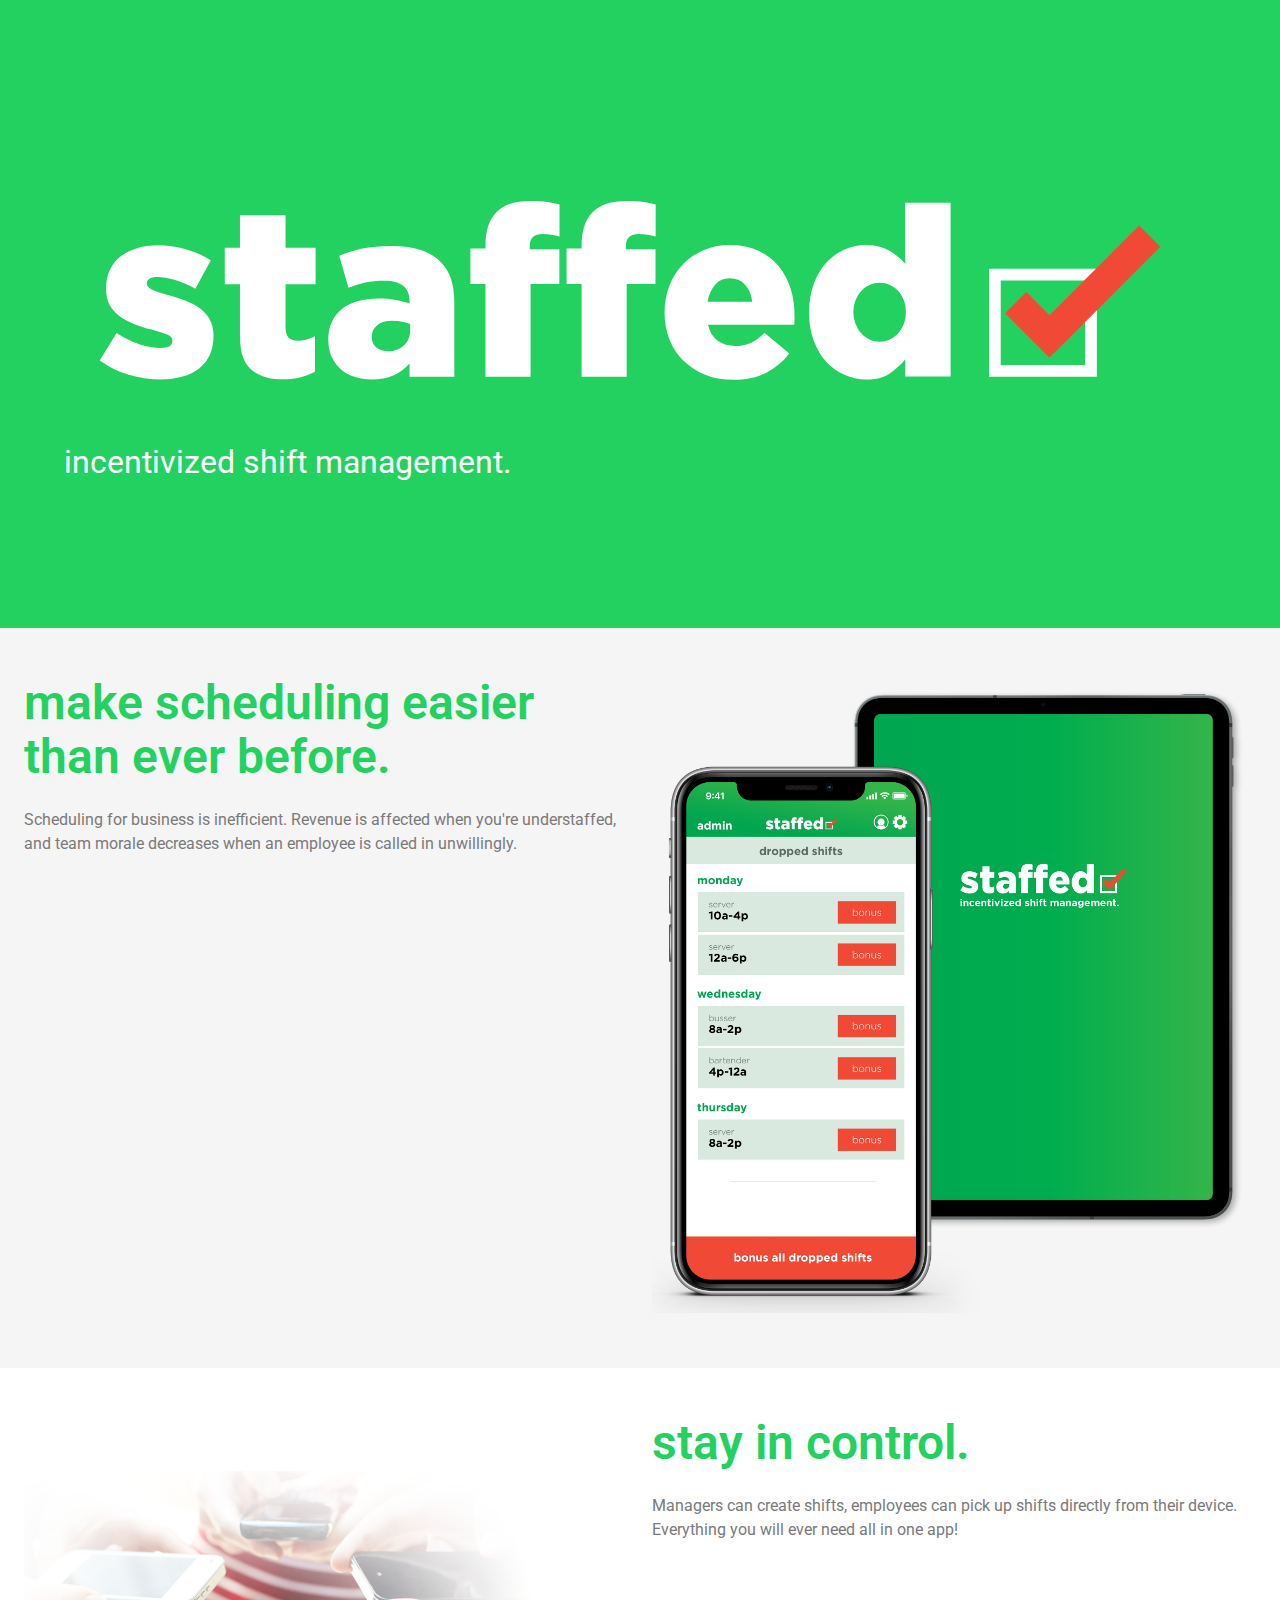
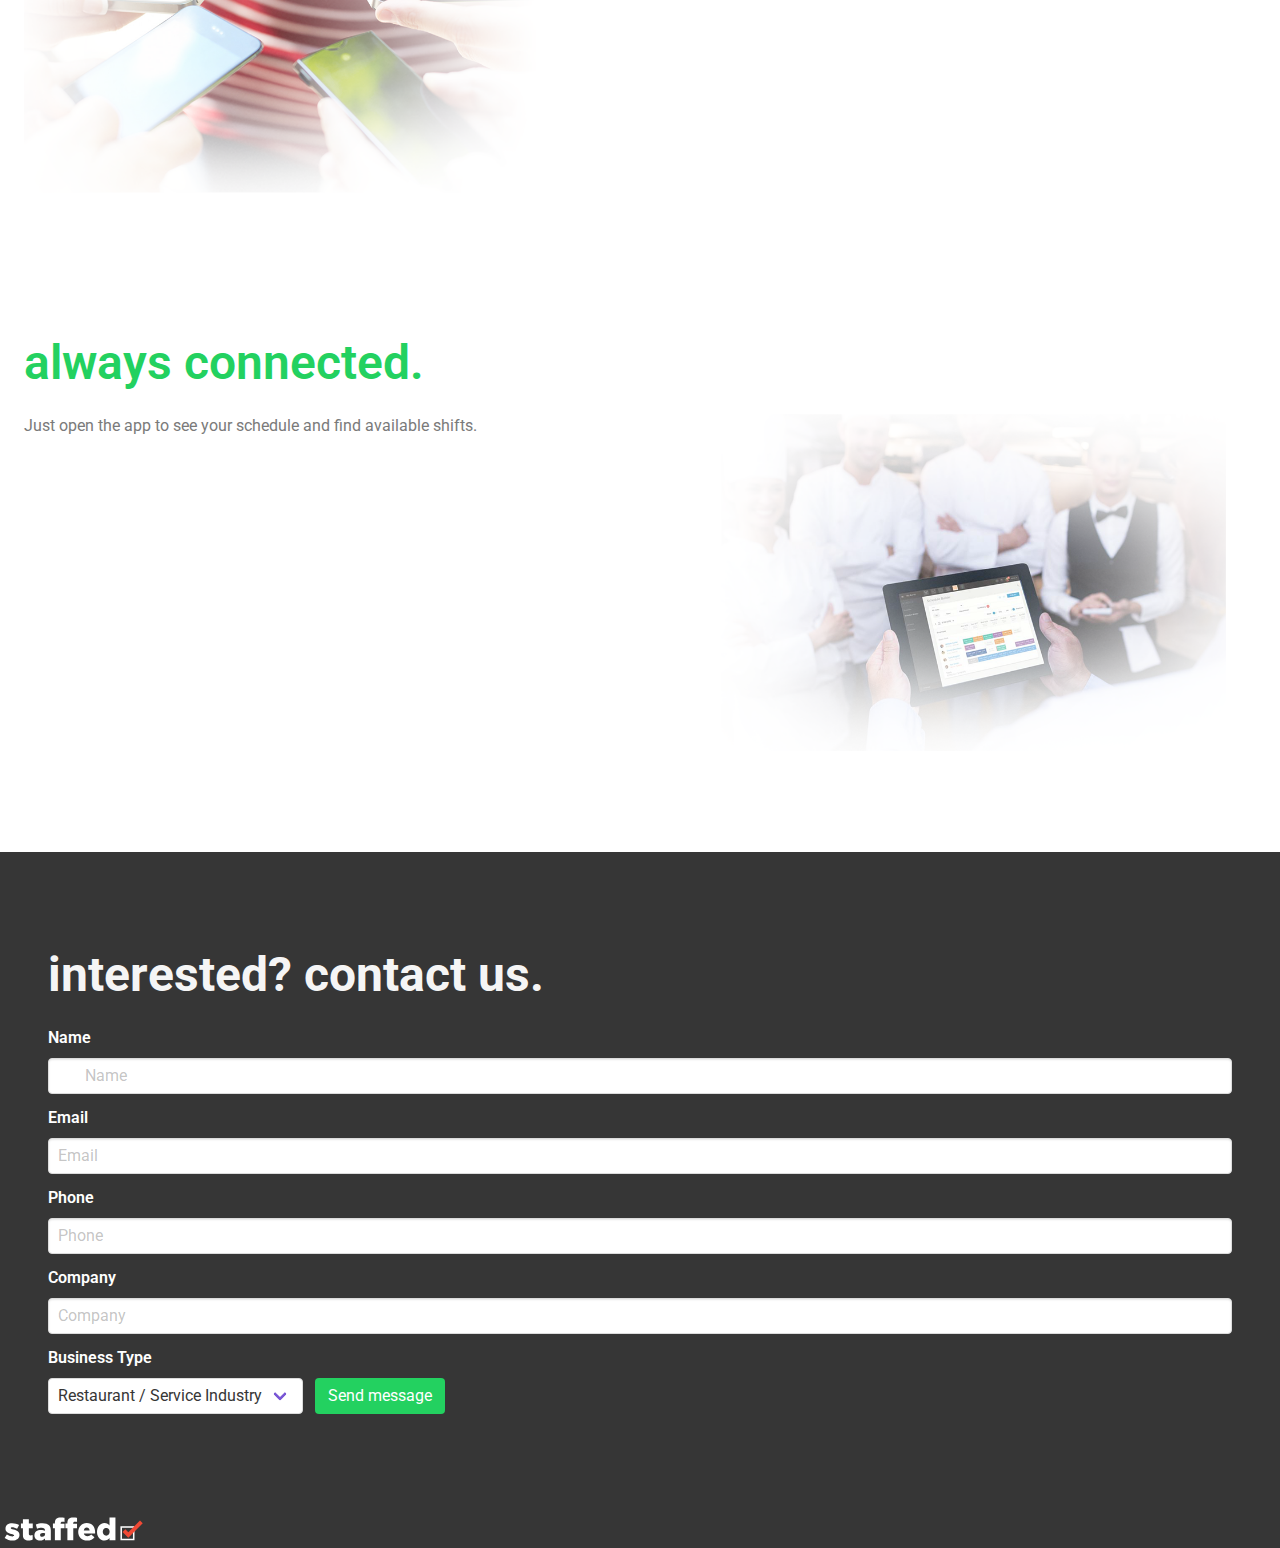
<file: index.html>
<!DOCTYPE html><html><head><meta charset=utf-8><meta name=viewport content="width=device-width,initial-scale=1"><title>staffed</title><link href=/static/css/app.fbff8f0c307069777ddeeb5639a54448.css rel=stylesheet></head><body><div id=app></div><script type=text/javascript src=/static/js/manifest.2ae2e69a05c33dfc65f8.js></script><script type=text/javascript src=/static/js/vendor.e9bfa3fa948a5194521c.js></script><script type=text/javascript src=/static/js/app.3e166e3141d6aff74f51.js></script></body></html>
</file>
